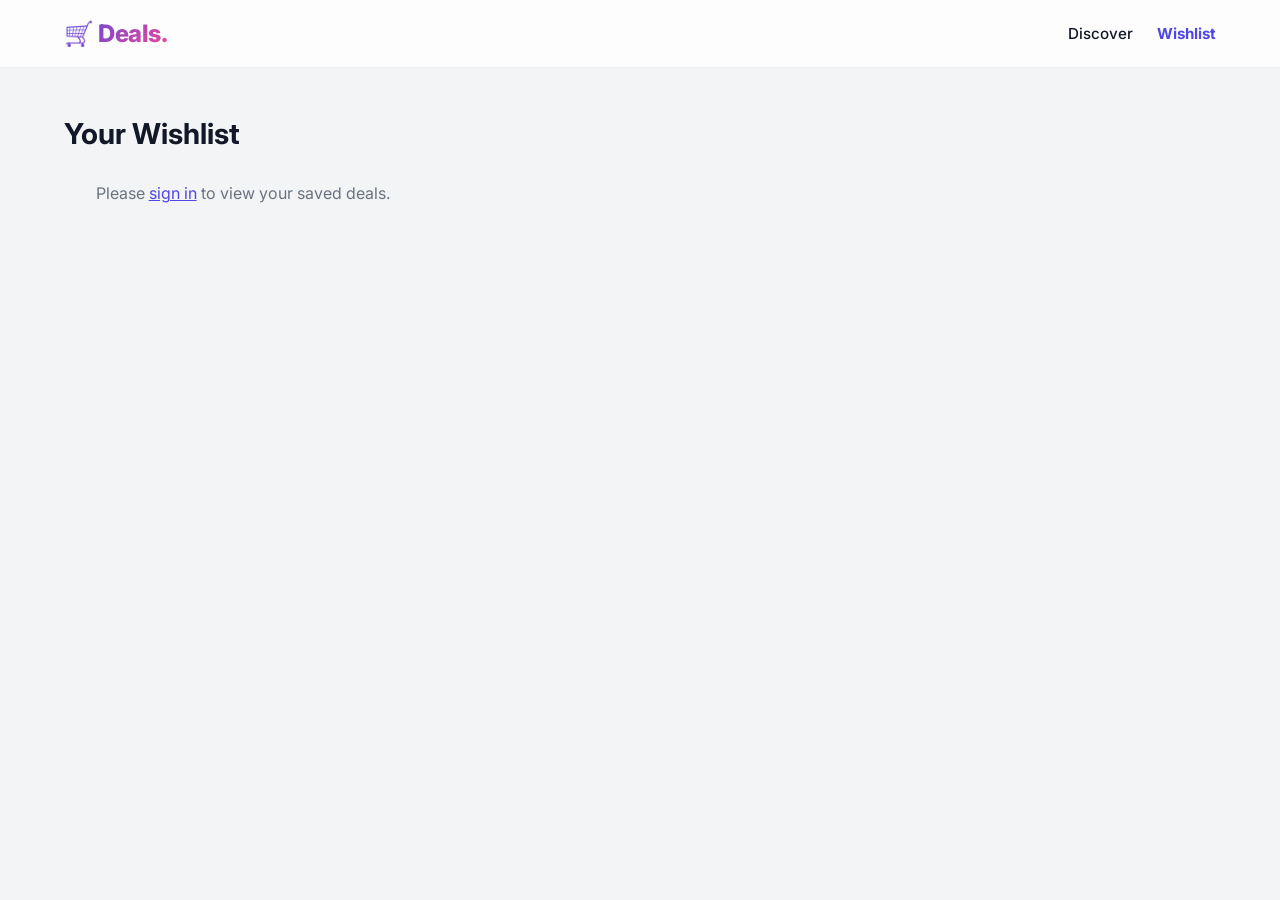
<file: frontend/favourit.html>
<!DOCTYPE html>
<html lang="en">
<head>
    <meta charset="UTF-8">
    <meta name="viewport" content="width=device-width, initial-scale=1.0">
    <title>My Wishlist - Deals Store</title>
    <link rel="stylesheet" href="css/style.css">
</head>
<body>

    <!-- Premium Navbar -->
    <nav>
        <div class="logo">
            <h2>🛒 Deals.</h2>
        </div>
        <div class="nav-links">
            <a href="index.html">Discover</a>
            <a href="favourit.html" style="color: var(--primary); font-weight: 700;">Wishlist</a>
            <span id="nav-welcome" style="margin-left: 1rem;"></span>
            <button id="nav-logout" style="display: none; margin-left: 1rem;" onclick="handleLogout()">Sign Out</button>
        </div>
    </nav>

    <!-- Main Content -->
    <div class="container">
        <h2 style="font-size: 1.8rem; margin-bottom: 2rem; color: var(--text-dark);">Your Wishlist</h2>
        
        <div id="favorites-container" style="display: grid; grid-template-columns: repeat(auto-fill, minmax(320px, 1fr)); gap: 2.5rem;">
            <!-- JavaScript will inject favorite cards here -->
        </div>
    </div>

    <script src="js/app.js"></script>
    <script>
        // Custom script to load only favorites with the NEW premium card design
        document.addEventListener('DOMContentLoaded', async () => {
            const container = document.getElementById('favorites-container');
            
            if (!currentUser) {
                container.innerHTML = '<p style="text-align:center; width:100%; color: var(--text-muted);">Please <a href="login.html" style="color: var(--primary);">sign in</a> to view your saved deals.</p>';
                return;
            }

            container.innerHTML = '<p style="text-align:center; width:100%; color: var(--text-muted);">Loading your wishlist...</p>';

            try {
                const response = await fetch(`${API_BASE}/favorites.php?user_id=${currentUser.id}`);
                const result = await response.json();

                if (result.data && result.data.length > 0) {
                    container.innerHTML = ''; 
                    
                    result.data.forEach(offer => {
                        const card = document.createElement('div');
                        card.className = 'offer-card';
                        card.innerHTML = `
                            <img src="${offer.image_url}" alt="${offer.title}">
                            <div class="offer-details">
                                <h3>${offer.title}</h3>
                                <p>${offer.description}</p>
                                <span class="category">${offer.category}</span>
                                <div class="price-box">
                                    <span class="final-price">$${offer.final_price}</span>
                                    <span class="old-price">$${offer.old_price}</span>
                                    <span class="badge">-${offer.discount_percentage}%</span>
                                </div>
                                <button class="favorite-btn favorited" onclick="toggleFavorite(${offer.id}, this); setTimeout(()=>location.reload(), 300);">
                                    ❤️ Remove from Wishlist
                                </button>
                            </div>
                        `;
                        container.appendChild(card);
                    });
                } else {
                    container.innerHTML = '<p style="text-align:center; width:100%; color: var(--text-muted);">Your wishlist is empty. Go back to <a href="index.html" style="color: var(--primary);">Discover</a> to find some deals!</p>';
                }
            } catch (error) {
                container.innerHTML = '<p style="text-align:center; width:100%; color: var(--danger);">Error loading wishlist.</p>';
            }
        });
    </script>
</body>
</html>
</file>
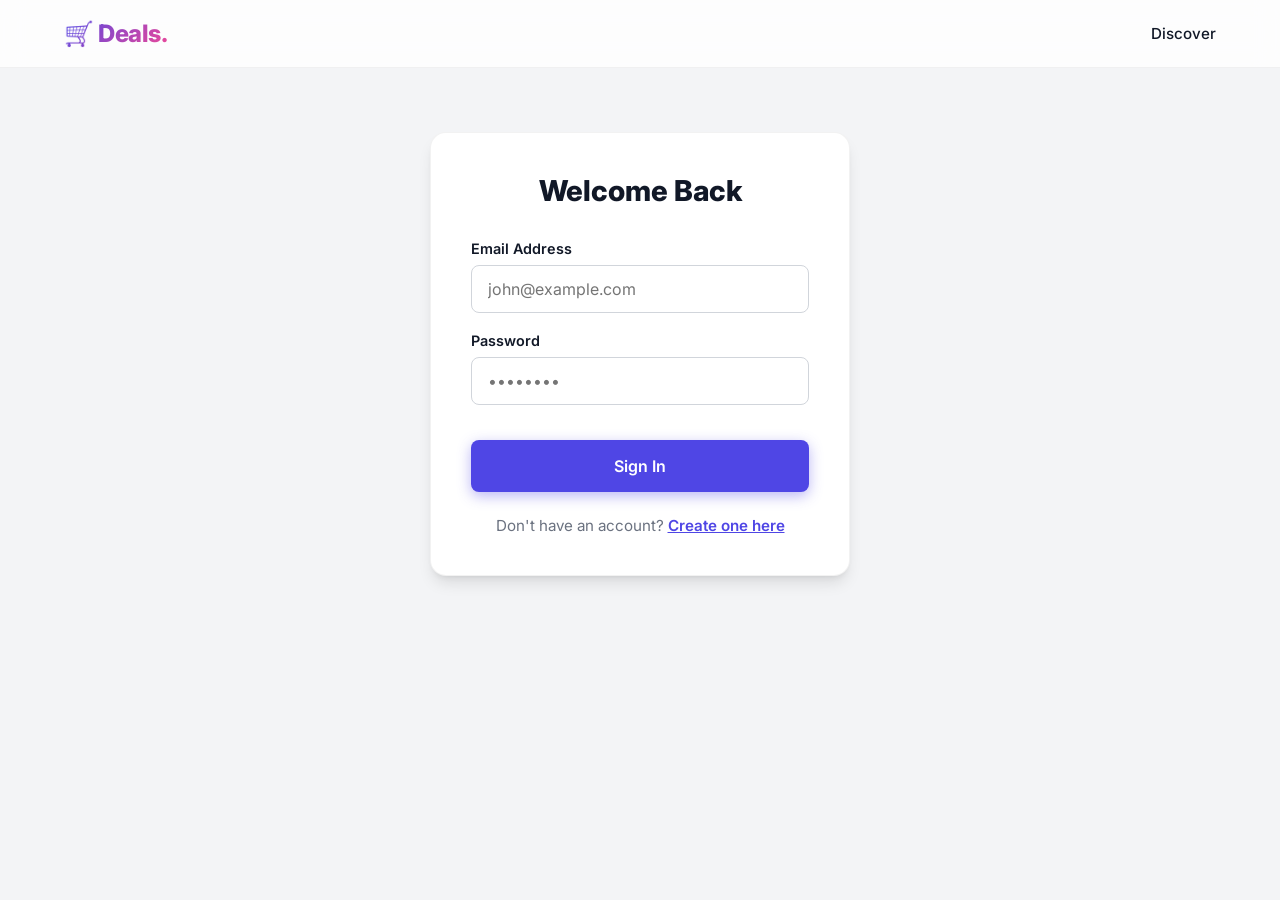
<file: frontend/login.html>
<!DOCTYPE html>
<html lang="en">
<head>
    <meta charset="UTF-8">
    <meta name="viewport" content="width=device-width, initial-scale=1.0">
    <title>Sign In - Deals Store</title>
    <link rel="stylesheet" href="css/style.css">
</head>
<body>

    <!-- Premium Navbar -->
    <nav>
        <div class="logo">
            <h2>🛒 Deals.</h2>
        </div>
        <div class="nav-links">
            <a href="index.html">Discover</a>
        </div>
    </nav>

    <!-- Modern Login Form -->
    <div class="container">
        <div class="auth-container">
            <h2>Welcome Back</h2>
            
            <form id="login-form">
                <div class="form-group">
                    <label for="login-email">Email Address</label>
                    <input type="email" id="login-email" placeholder="john@example.com" required>
                </div>
                
                <div class="form-group">
                    <label for="login-password">Password</label>
                    <input type="password" id="login-password" placeholder="••••••••" required>
                </div>
                
                <button type="submit" class="btn-primary">Sign In</button>
            </form>

            <p style="text-align: center; margin-top: 1.5rem; font-size: 0.95rem; color: var(--text-muted);">
                Don't have an account? <a href="register.html" style="color: var(--primary); font-weight: 600;">Create one here</a>
            </p>
        </div>
    </div>

    <script src="js/app.js"></script>
</body>
</html>
</file>
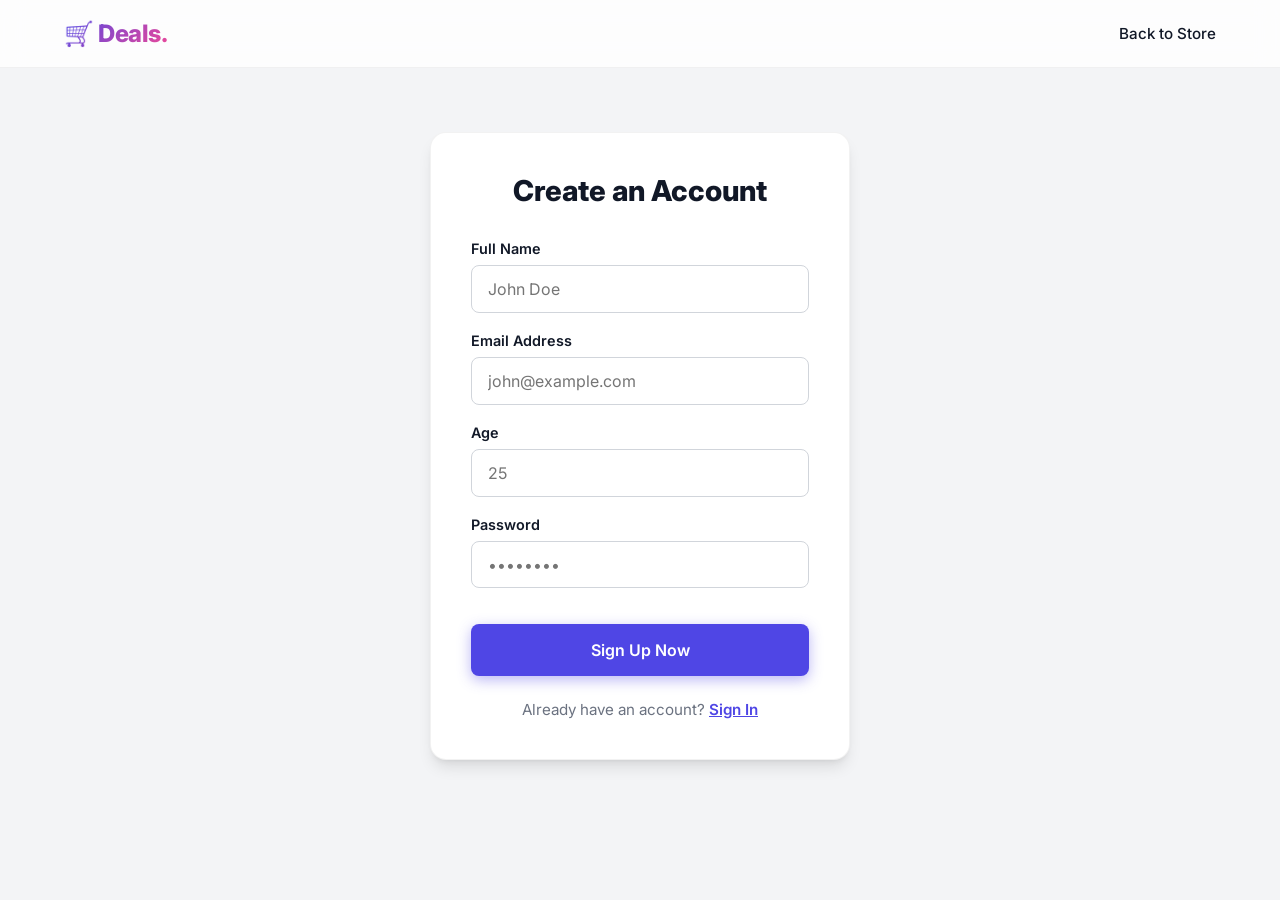
<file: frontend/register.html>
<!DOCTYPE html>
<html lang="en">
<head>
    <meta charset="UTF-8">
    <meta name="viewport" content="width=device-width, initial-scale=1.0">
    <title>Create Account - Deals Store</title>
    <link rel="stylesheet" href="css/style.css">
</head>
<body>

    <nav>
        <div class="logo"><h2>🛒 Deals.</h2></div>
        <div class="nav-links"><a href="index.html">Back to Store</a></div>
    </nav>

    <div class="container">
        <div class="auth-container">
            <h2>Create an Account</h2>
            
            <form id="register-form">
                <div class="form-group">
                    <label for="reg-name">Full Name</label>
                    <input type="text" id="reg-name" placeholder="John Doe" required>
                </div>
                
                <div class="form-group">
                    <label for="reg-email">Email Address</label>
                    <input type="email" id="reg-email" placeholder="john@example.com" required>
                </div>

                <div class="form-group">
                    <label for="reg-age">Age</label>
                    <input type="number" id="reg-age" placeholder="25" required>
                </div>
                
                <div class="form-group">
                    <label for="reg-password">Password</label>
                    <input type="password" id="reg-password" placeholder="••••••••" required>
                </div>
                
                <button type="submit" class="btn-primary">Sign Up Now</button>
            </form>

            <p style="text-align: center; margin-top: 1.5rem; font-size: 0.95rem; color: var(--text-muted);">
                Already have an account? <a href="login.html" style="color: var(--primary); font-weight: 600;">Sign In</a>
            </p>
        </div>
    </div>

    <script>
        // Logic specifically for the Register Page to talk to auth.php
        document.getElementById('register-form').addEventListener('submit', async (e) => {
            e.preventDefault();
            
            const btn = e.target.querySelector('button');
            btn.innerText = 'Creating account...';
            
            try {
                const response = await fetch('/api/auth.php', {
                    method: 'POST',
                    headers: { 'Content-Type': 'application/json' },
                    body: JSON.stringify({
                        action: 'register',
                        name: document.getElementById('reg-name').value,
                        email: document.getElementById('reg-email').value,
                        age: document.getElementById('reg-age').value,
                        password: document.getElementById('reg-password').value
                    })
                });

                const result = await response.json();
                
                if (result.success) {
                    alert('Account created! Please log in.');
                    window.location.href = 'login.html';
                } else {
                    alert(result.message);
                    btn.innerText = 'Sign Up Now';
                }
            } catch (error) {
                console.error('Registration failed:', error);
                btn.innerText = 'Sign Up Now';
            }
        });
    </script>
</body>
</html>
</file>
<file: frontend/css/style.css>
@import url('https://fonts.googleapis.com/css2?family=Inter:wght@300;400;500;600;700&display=swap');

:root {
    --primary: #4f46e5; /* Modern Indigo */
    --primary-hover: #4338ca;
    --bg-light: #f3f4f6;
    --surface: #ffffff;
    --text-dark: #111827;
    --text-muted: #6b7280;
    --danger: #ef4444;
    --success: #10b981;
    --radius: 16px;
    --shadow-sm: 0 1px 2px 0 rgb(0 0 0 / 0.05);
    --shadow-md: 0 4px 6px -1px rgb(0 0 0 / 0.1), 0 2px 4px -2px rgb(0 0 0 / 0.1);
    --shadow-lg: 0 10px 15px -3px rgb(0 0 0 / 0.1), 0 4px 6px -4px rgb(0 0 0 / 0.1);
}

* { margin: 0; padding: 0; box-sizing: border-box; font-family: 'Inter', sans-serif; }

body {
    background-color: var(--bg-light);
    color: var(--text-dark);
    -webkit-font-smoothing: antialiased;
}

/* --- PREMIUM NAVBAR (Glassmorphism) --- */
nav {
    background: rgba(255, 255, 255, 0.8);
    backdrop-filter: blur(12px);
    -webkit-backdrop-filter: blur(12px);
    border-bottom: 1px solid rgba(0,0,0,0.05);
    padding: 1.2rem 5%;
    display: flex;
    justify-content: space-between;
    align-items: center;
    position: sticky;
    top: 0;
    z-index: 100;
}

.logo h2 {
    font-weight: 800;
    font-size: 1.5rem;
    background: linear-gradient(135deg, var(--primary), #ec4899);
    -webkit-background-clip: text;
    -webkit-text-fill-color: transparent;
    letter-spacing: -0.5px;
}

.nav-links { display: flex; align-items: center; gap: 1.5rem; }

.nav-links a {
    color: var(--text-dark);
    text-decoration: none;
    font-weight: 500;
    font-size: 0.95rem;
    transition: color 0.2s;
}

.nav-links a:hover { color: var(--primary); }

#nav-logout {
    background: #fef2f2;
    color: var(--danger);
    border: none;
    padding: 0.6rem 1.2rem;
    border-radius: 8px;
    font-weight: 600;
    cursor: pointer;
    transition: all 0.2s;
}
#nav-logout:hover { background: var(--danger); color: white; }

/* --- HERO SECTION --- */
.hero {
    background: var(--surface);
    padding: 4rem 5%;
    text-align: center;
    border-bottom: 1px solid #e5e7eb;
}
.hero h1 { font-size: 3rem; font-weight: 800; margin-bottom: 1rem; letter-spacing: -1px; }
.hero p { color: var(--text-muted); font-size: 1.2rem; max-width: 600px; margin: 0 auto; }

/* --- GRID & CARDS --- */
.container { max-width: 1280px; margin: 3rem auto; padding: 0 5%; }

#offers-container {
    display: grid;
    grid-template-columns: repeat(auto-fill, minmax(320px, 1fr));
    gap: 2.5rem;
}

.offer-card {
    background: var(--surface);
    border-radius: var(--radius);
    overflow: hidden;
    box-shadow: var(--shadow-sm);
    transition: all 0.3s cubic-bezier(0.4, 0, 0.2, 1);
    border: 1px solid rgba(0,0,0,0.04);
    display: flex;
    flex-direction: column;
}

.offer-card:hover {
    transform: translateY(-8px);
    box-shadow: var(--shadow-lg);
}

.offer-card img {
    width: 100%;
    height: 240px;
    object-fit: cover;
    border-bottom: 1px solid #f3f4f6;
}

.offer-details { padding: 1.5rem; display: flex; flex-direction: column; flex-grow: 1; }
.offer-details h3 { font-size: 1.25rem; font-weight: 700; margin-bottom: 0.5rem; }
.offer-details p { color: var(--text-muted); font-size: 0.95rem; line-height: 1.5; margin-bottom: 1.5rem; flex-grow: 1; }

.category {
    display: inline-block;
    font-size: 0.75rem;
    font-weight: 700;
    text-transform: uppercase;
    letter-spacing: 1px;
    color: var(--primary);
    background: #eef2ff;
    padding: 0.3rem 0.8rem;
    border-radius: 20px;
    margin-bottom: 1rem;
    align-self: flex-start;
}

/* --- PRICING --- */
.price-box { display: flex; align-items: baseline; gap: 0.8rem; margin-bottom: 1.5rem; }
.final-price { font-size: 1.8rem; font-weight: 800; color: var(--text-dark); }
.old-price { font-size: 1rem; color: #9ca3af; text-decoration: line-through; }
.badge { background: #fee2e2; color: var(--danger); padding: 0.3rem 0.6rem; border-radius: 6px; font-size: 0.85rem; font-weight: 700; }

/* --- MODERN BUTTONS --- */
.favorite-btn {
    width: 100%;
    padding: 1rem;
    border: none;
    background: #f9fafb;
    color: var(--text-dark);
    font-weight: 600;
    font-size: 1rem;
    border-radius: 10px;
    cursor: pointer;
    transition: all 0.2s;
    display: flex;
    justify-content: center;
    align-items: center;
    gap: 8px;
}
.favorite-btn:hover { background: #f3f4f6; transform: scale(0.98); }
.favorite-btn.favorited { background: var(--danger); color: white; box-shadow: 0 4px 14px 0 rgba(239, 68, 68, 0.39); }
.favorite-btn.favorited:hover { background: #dc2626; }

/* --- AUTH FORMS --- */
.auth-container {
    max-width: 420px;
    margin: 4rem auto;
    background: var(--surface);
    padding: 2.5rem;
    border-radius: var(--radius);
    box-shadow: var(--shadow-lg);
    border: 1px solid rgba(0,0,0,0.05);
}
.auth-container h2 { font-size: 1.8rem; font-weight: 800; margin-bottom: 2rem; text-align: center; }
.form-group { margin-bottom: 1.2rem; }
.form-group label { display: block; font-weight: 600; font-size: 0.9rem; margin-bottom: 0.5rem; color: var(--text-dark); }
.form-group input { width: 100%; padding: 0.8rem 1rem; border: 1px solid #d1d5db; border-radius: 8px; font-size: 1rem; transition: border-color 0.2s, box-shadow 0.2s; }
.form-group input:focus { outline: none; border-color: var(--primary); box-shadow: 0 0 0 3px rgba(79, 70, 229, 0.2); }

.btn-primary {
    width: 100%;
    background: var(--primary);
    color: white;
    border: none;
    padding: 1rem;
    border-radius: 8px;
    font-weight: 600;
    font-size: 1rem;
    cursor: pointer;
    transition: all 0.2s;
    margin-top: 1rem;
    box-shadow: 0 4px 14px 0 rgba(79, 70, 229, 0.39);
}
.btn-primary:hover { background: var(--primary-hover); transform: translateY(-2px); }
</file>
